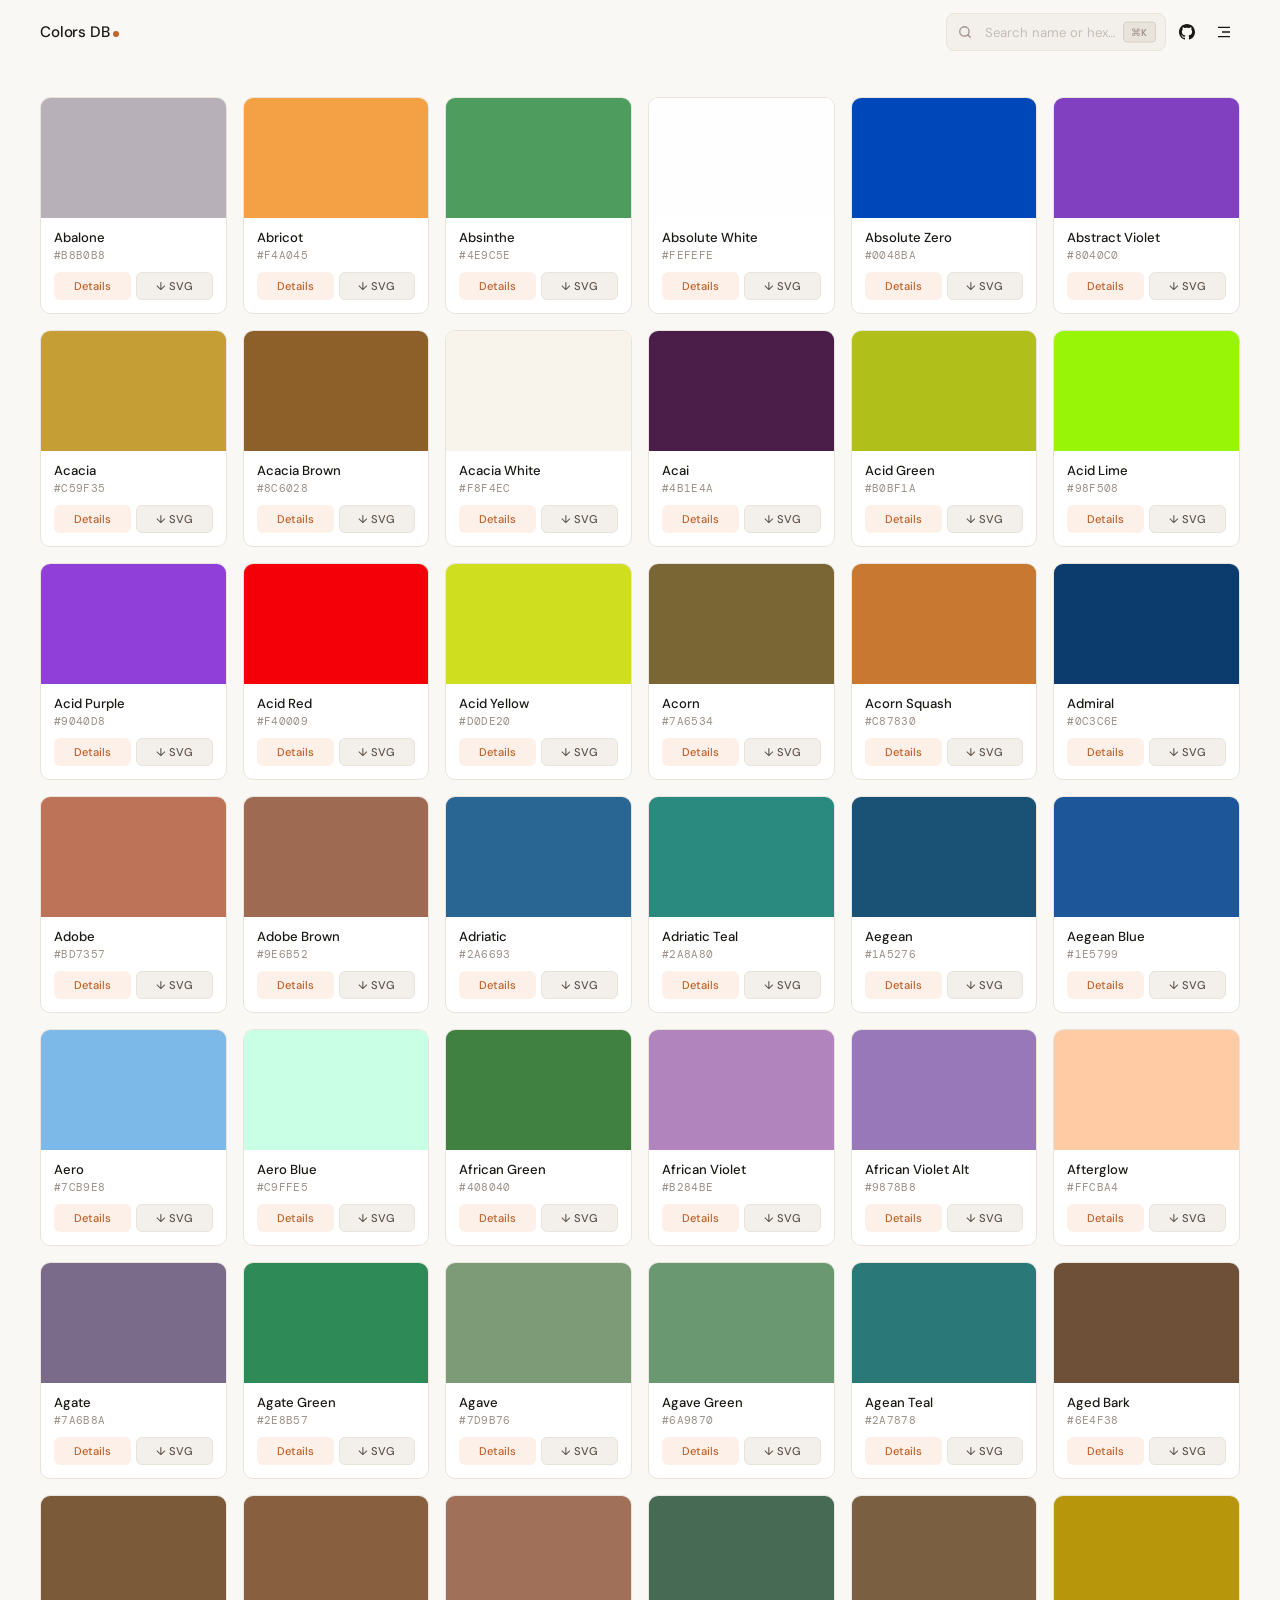
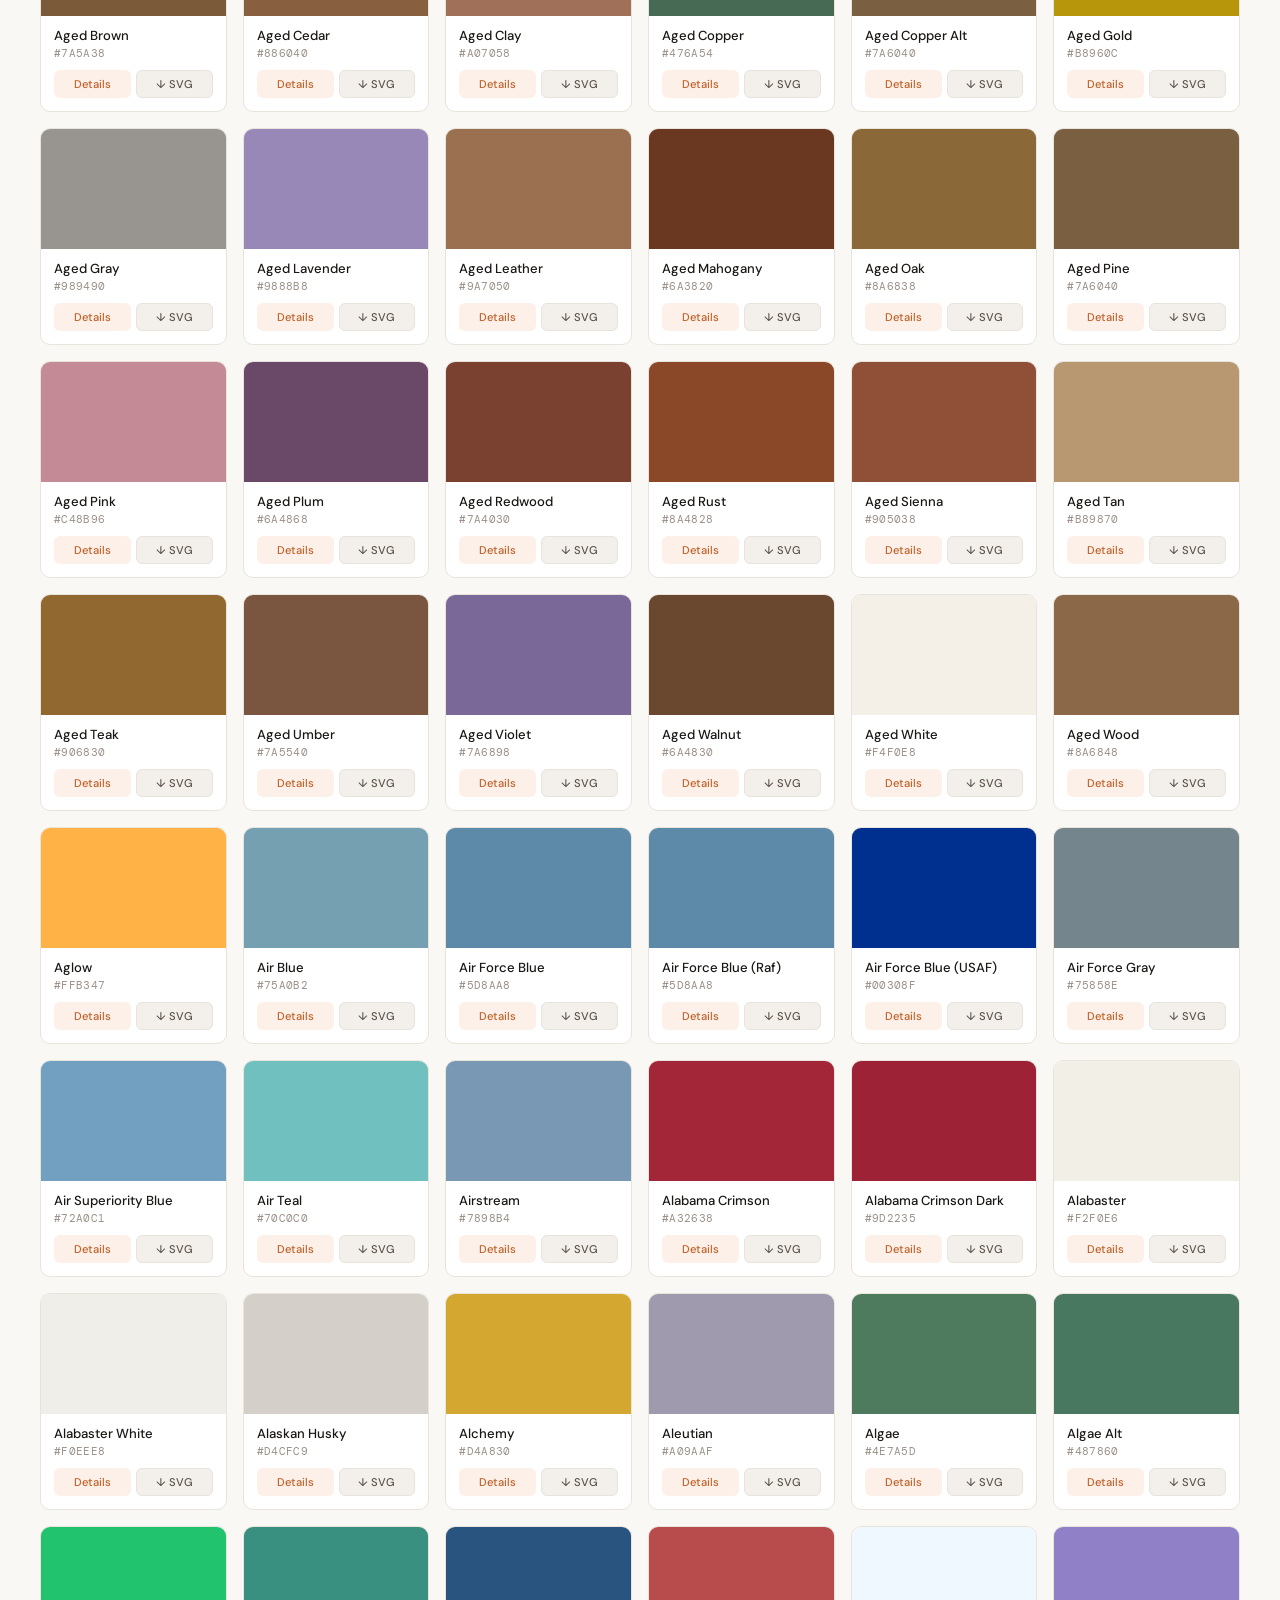
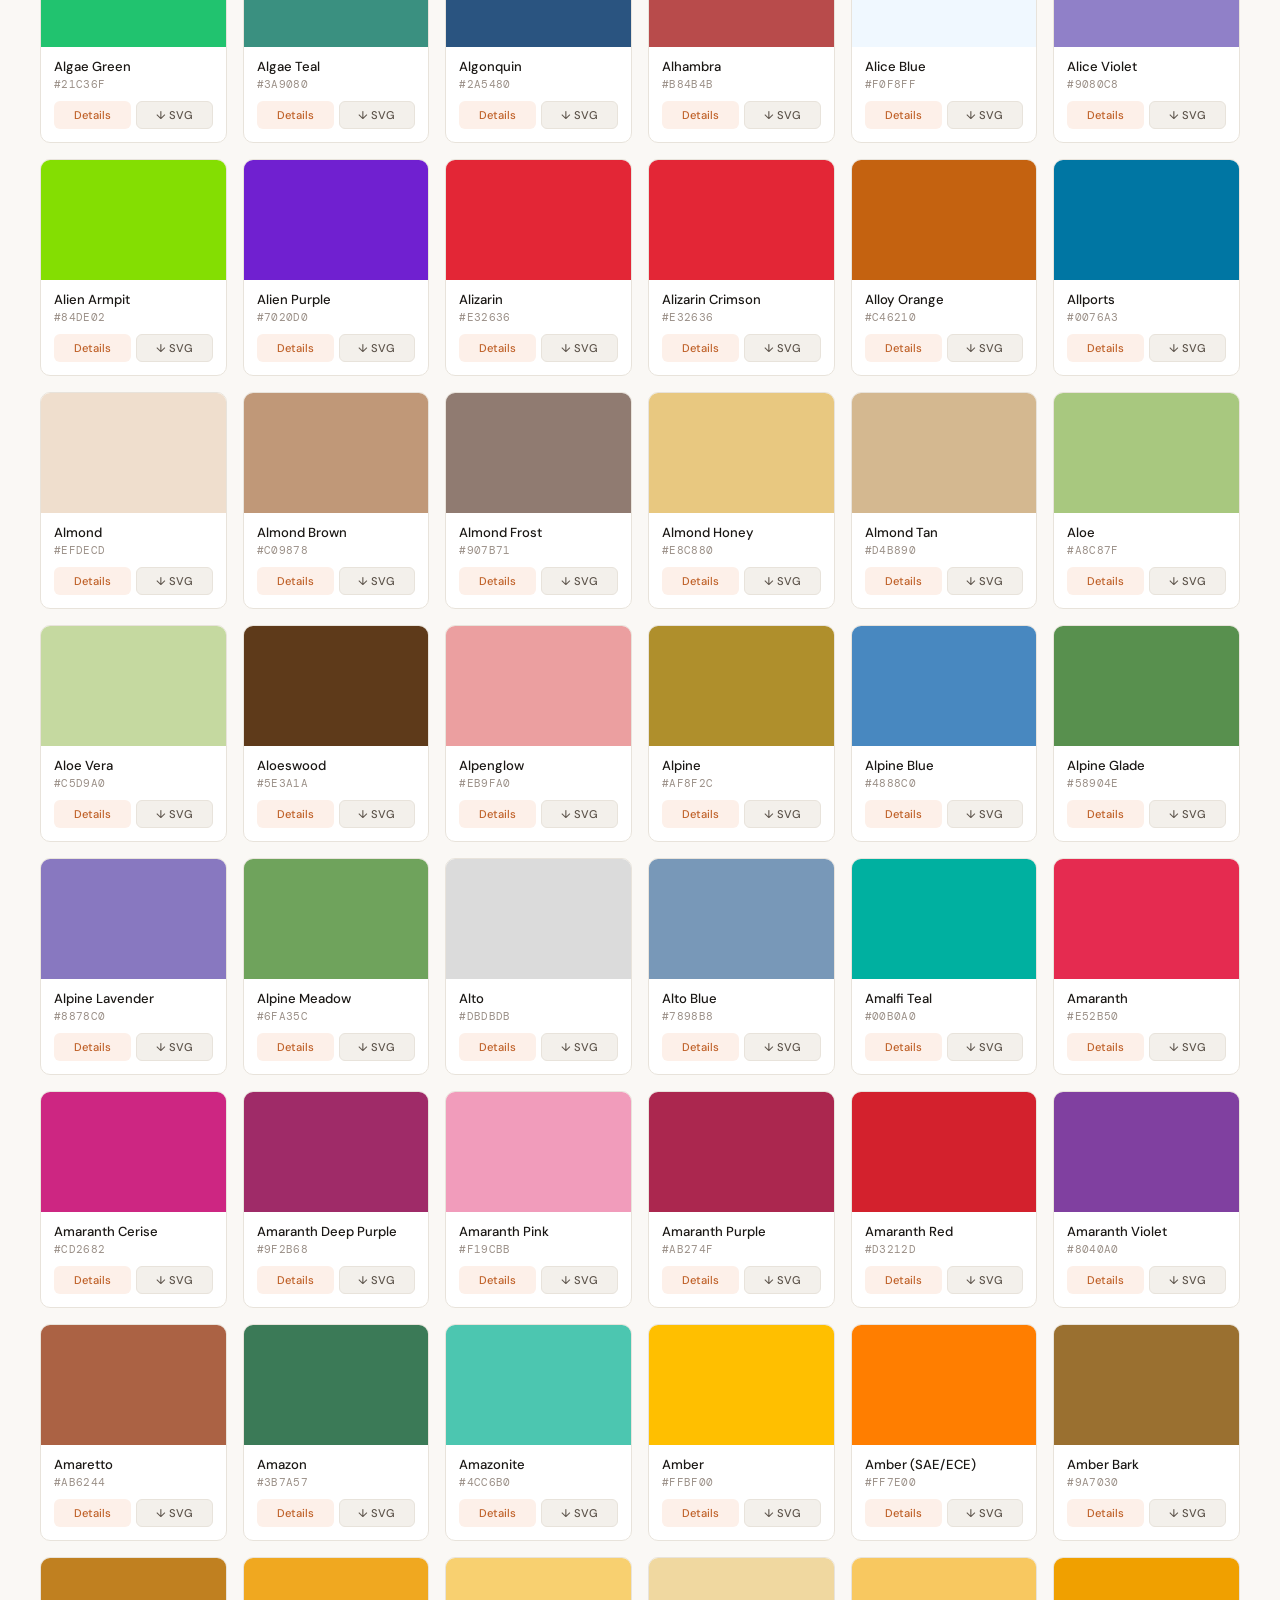
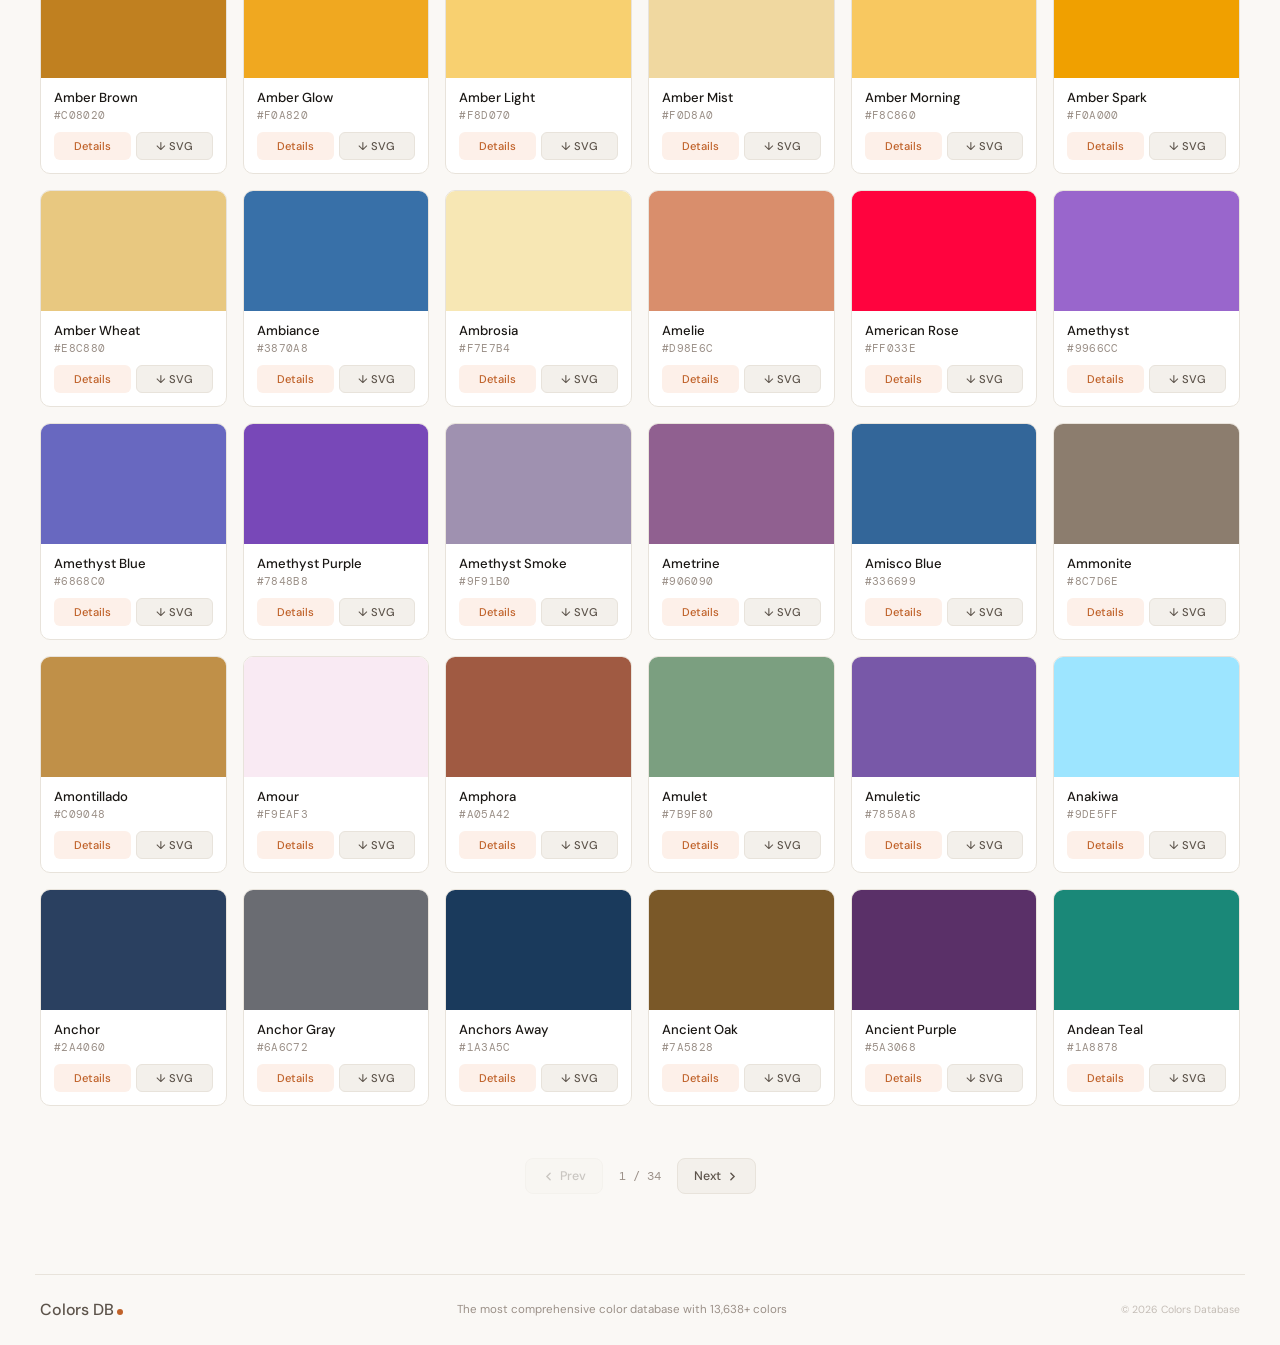
<file: index.html>
<!DOCTYPE html>
<html lang="en" data-theme="warm">

<head>
    <meta charset="UTF-8" />
    <meta name="viewport" content="width=device-width, initial-scale=1.0" />
    <meta name="description"
        content="Colors Database - Explore, search, and download 13,638+ color palettes. Find perfect colors by name, hex code, RGB values. Free color reference tool for designers and developers." />
    <meta name="keywords"
        content="color database, color palette, hex colors, RGB colors, color finder, color search, color reference, design colors, web colors" />
    <meta name="author" content="Colors Database" />
    <meta name="theme-color" content="#faf8f5" />
    <meta name="apple-mobile-web-app-capable" content="yes" />
    <meta name="apple-mobile-web-app-status-bar-style" content="default" />

    <!-- Open Graph / Facebook -->
    <meta property="og:type" content="website" />
    <meta property="og:url" content="https://colorsdatabase.vercel.app/" />
    <meta property="og:title" content="Colors Database - 13,638+ Color Palettes & Reference Tool" />
    <meta property="og:description"
        content="Explore, search, and download 13,638+ color palettes. Find perfect colors by name, hex code, RGB values. Free color reference tool for designers and developers." />
    <meta property="og:image" content="https://colorsdatabase.vercel.app/og-image.png" />
    <meta property="og:image:type" content="image/png" />
    <meta property="og:image:width" content="1200" />
    <meta property="og:image:height" content="630" />

    <!-- Twitter Card -->
    <meta name="twitter:card" content="summary_large_image" />
    <meta name="twitter:url" content="https://colorsdatabase.vercel.app/" />
    <meta name="twitter:title" content="Colors Database - Color Reference Tool" />
    <meta name="twitter:description" content="Search 13,638+ colors. Export as SVG, CSS, JSON, and more." />
    <meta name="twitter:image" content="https://colorsdatabase.vercel.app/og-image.png" />

    <!-- Additional SEO -->
    <meta name="robots" content="index, follow, max-snippet:-1, max-image-preview:large, max-video-preview:-1" />
    <meta name="revisit-after" content="7 days" />
    <meta name="language" content="English" />
    <meta name="distribution" content="global" />
    <meta name="rating" content="general" />
    <meta name="googlebot" content="index, follow, max-snippet:-1, max-image-preview:large, max-video-preview:-1" />
    <link rel="sitemap" type="application/xml" href="/sitemap.xml" />
    <link rel="alternate" hreflang="en" href="https://colorsdatabase.vercel.app" />
    <link rel="manifest" href="/manifest.json" />
    <meta name="mobile-web-app-capable" content="yes" />

    <meta name="google-site-verification" content="1VjW1WG2tqcighK2cBffin7MDlerrxSVLXXPwaYVjXc" />

    <!-- Favicons - Complete Suite -->
    <link rel="icon" type="image/x-icon" href="/favicon/favicon.ico" />
    <link rel="icon" type="image/png" sizes="96x96" href="/favicon/favicon-96x96.png" />
    <link rel="icon" type="image/svg+xml" href="/favicon/favicon.svg" />
    <link rel="apple-touch-icon" href="/favicon/apple-touch-icon.png" />
    <link rel="manifest" href="/favicon/site.webmanifest" />
    <meta name="msapplication-config" content="/favicon/browserconfig.xml" />
    <meta name="msapplication-TileColor" content="#faf8f5" />
    <meta name="theme-color" content="#c0622a" />

    <link rel="canonical" href="https://colorsdatabase.vercel.app" />
    <title>Colors Database - 13,638+ Color Palettes & Reference Tool</title>

    <!-- JSON-LD Schema Markup for Google Rich Results -->
    <script type="application/ld+json">
    {
      "@context": "https://schema.org",
      "@type": "WebApplication",
      "name": "Colors Database",
      "description": "The most comprehensive color database with 13,638+ color palettes. Search, explore, and export colors in multiple formats.",
      "url": "https://colorsdatabase.vercel.app",
      "applicationCategory": "DesignApplication",
      "offers": {
        "@type": "Offer",
        "price": "0",
        "priceCurrency": "INR"
      },
      "image": "https://colorsdatabase.vercel.app/og-image.png",
      "screenshot": "https://colorsdatabase.vercel.app/og-image.png",
      "operatingSystem": "Web"
    }
    </script>

    <!-- Organization Schema -->
    <script type="application/ld+json">
    {
      "@context": "https://schema.org",
      "@type": "Organization",
      "name": "Colors Database",
      "url": "https://colorsdatabase.vercel.app",
      "logo": "https://colorsdatabase.vercel.app/logo.svg",
      "description": "Comprehensive online color database and reference tool for designers and developers",
      "sameAs": []
    }
    </script>

    <!-- FAQPage Schema for FAQ -->
    <script type="application/ld+json">
    {
      "@context": "https://schema.org",
      "@type": "FAQPage",
      "mainEntity": [
        {
          "@type": "Question",
          "name": "How many colors are in the Colors Database?",
          "acceptedAnswer": {
            "@type": "Answer",
            "text": "Colors Database contains 13,638+ carefully curated color palettes with hex codes, RGB values, and HSL values."
          }
        },
        {
          "@type": "Question",
          "name": "Can I export colors in different formats?",
          "acceptedAnswer": {
            "@type": "Answer",
            "text": "Yes! You can export colors as HEX, RGB, HSL, CSS variables, JSON, CSV, C code, XML, and SVG formats."
          }
        },
        {
          "@type": "Question",
          "name": "Is Colors Database free to use?",
          "acceptedAnswer": {
            "@type": "Answer",
            "text": "Yes, Colors Database is completely free to use. You can search, view, and export colors without any restrictions."
          }
        },
        {
          "@type": "Question",
          "name": "Can I search colors by name or hex code?",
          "acceptedAnswer": {
            "@type": "Answer",
            "text": "Yes! Search by color name, hex code, or color ID. Results are instant with multiple sorting options."
          }
        }
      ]
    }
    </script>

    <!-- BreadcrumbList Schema -->
    <script type="application/ld+json">
    {
      "@context": "https://schema.org",
      "@type": "BreadcrumbList",
      "itemListElement": [
        {
          "@type": "ListItem",
          "position": 1,
          "name": "Home",
          "item": "https://colorsdatabase.vercel.app"
        },
        {
          "@type": "ListItem",
          "position": 2,
          "name": "Color Database",
          "item": "https://colorsdatabase.vercel.app"
        }
      ]
    }
    </script>
    <link
        href="https://fonts.googleapis.com/css2?family=DM+Sans:ital,opsz,wght@0,9..40,300;0,9..40,400;0,9..40,500;1,9..40,300&family=Lora:ital,wght@0,400;0,500;1,400&family=DM+Mono:wght@300;400&display=swap"
        rel="stylesheet" />
    <style>
        /* ── THEMES ─────────────────────────────────────────────────────── */
        [data-theme="warm"] {
            --bg: #faf8f5;
            --bg2: #f3f0eb;
            --surface: #ffffff;
            --border: #e8e3db;
            --border2: #d6cfc4;
            --text: #1a1714;
            --text2: #5c534a;
            --text3: #9b9088;
            --text4: #c4bdb6;
            --accent: #c0622a;
            --accent-bg: #fdf0e9;
            --shadow-sm: 0 1px 3px rgba(0, 0, 0, 0.06);
            --shadow-md: 0 4px 16px rgba(0, 0, 0, 0.08);
            --shadow-lg: 0 16px 48px rgba(0, 0, 0, 0.12);
            --inv-bg: #1a1714;
            --inv-text: #faf8f5;
        }

        [data-theme="grey"] {
            --bg: #111113;
            --bg2: #18181b;
            --surface: #1e1e22;
            --border: #2a2a30;
            --border2: #38383f;
            --text: #ededf0;
            --text2: #a0a0ab;
            --text3: #606068;
            --text4: #404048;
            --accent: #e0784a;
            --accent-bg: #261a13;
            --shadow-sm: 0 1px 3px rgba(0, 0, 0, 0.3);
            --shadow-md: 0 4px 16px rgba(0, 0, 0, 0.4);
            --shadow-lg: 0 16px 48px rgba(0, 0, 0, 0.6);
            --inv-bg: #ededf0;
            --inv-text: #111113;
        }

        /* ── RESET ──────────────────────────────────────────────────────── */
        *,
        *::before,
        *::after {
            box-sizing: border-box;
            margin: 0;
            padding: 0;
        }

        html {
            scroll-behavior: smooth;
            -webkit-font-smoothing: antialiased;
            -moz-osx-font-smoothing: grayscale;
        }

        body {
            font-family: 'DM Sans', sans-serif;
            background: var(--bg);
            color: var(--text);
            min-height: 100vh;
            overflow-x: hidden;
            transition: background 0.25s cubic-bezier(0.4, 0, 0.2, 1), color 0.25s cubic-bezier(0.4, 0, 0.2, 1);
        }

        /* Disable transitions during theme switch for performance */
        html.theme-switching,
        html.theme-switching * {
            transition: none !important;
        }

        body.no-scroll {
            overflow: hidden;
        }

        /* smooth scroll everywhere */
        * {
            scroll-behavior: smooth;
        }

        ::-webkit-scrollbar {
            width: 4px;
            height: 4px;
        }

        ::-webkit-scrollbar-track {
            background: transparent;
        }

        ::-webkit-scrollbar-thumb {
            background: var(--border2);
            border-radius: 99px;
        }

        /* ── HEADER ─────────────────────────────────────────────────────── */
        header {
            position: sticky;
            top: 0;
            z-index: 90;
            background: var(--bg);
            transition: background 0.25s cubic-bezier(0.4, 0, 0.2, 1), border-color 0.25s cubic-bezier(0.4, 0, 0.2, 1);
        }

        .header-inner {
            display: flex;
            align-items: center;
            gap: 4px;
            max-width: 1440px;
            margin: 0 auto;
            padding: 0 40px;
            height: 64px;
        }

        /* logo */
        .logo {
            display: flex;
            align-items: baseline;
            gap: 2px;
            text-decoration: none;
            flex-shrink: 0;
        }

        .logo-word {
            font-family: 'DM Sans', sans-serif;
            font-size: 0.95rem;
            font-weight: 500;
            color: var(--text);
            letter-spacing: -0.01em;
        }

        .logo-dot {
            width: 6px;
            height: 6px;
            border-radius: 50%;
            background: var(--accent);
            display: inline-block;
            margin: 0 1px 1px 1px;
            flex-shrink: 0;
            transition: background 0.4s;
        }

        /* search */
        .search-wrap {
            flex: 0 0 auto;
            width: 220px;
            position: relative;
        }

        .search-wrap svg {
            position: absolute;
            left: 12px;
            top: 50%;
            transform: translateY(-50%);
            color: var(--text3);
            pointer-events: none;
            transition: color 0.2s;
        }

        .search-wrap input {
            width: 100%;
            height: 38px;
            background: var(--bg2);
            border: 1px solid var(--border);
            border-radius: 8px;
            color: var(--text);
            font-family: 'DM Sans', sans-serif;
            font-size: 0.82rem;
            padding: 0 50px 0 38px;
            outline: none;
            transition: border-color 0.2s, background 0.3s, box-shadow 0.2s;
        }

        .search-wrap input::placeholder {
            color: var(--text4);
        }

        .search-wrap input:focus {
            border-color: var(--accent);
            background: var(--surface);
            box-shadow: 0 0 0 3px var(--accent-bg);
        }

        .search-kbd {
            position: absolute;
            right: 10px;
            top: 50%;
            transform: translateY(-50%);
            background: var(--border);
            color: var(--text3);
            padding: 3px 7px;
            border-radius: 4px;
            font-size: 0.65rem;
            font-family: 'DM Mono', monospace;
            font-weight: 500;
            pointer-events: none;
            border: 1px solid var(--border2);
            white-space: nowrap;
            letter-spacing: 0.05em;
        }

        /* spacer */
        .hdr-spacer {
            flex: 1;
        }

        /* stat */
        .stat-label {
            font-size: 0.75rem;
            color: var(--text3);
            white-space: nowrap;
            font-variant-numeric: tabular-nums;
        }

        /* controls */
        .hdr-controls {
            display: flex;
            align-items: center;
            gap: 6px;
        }

        .hdr-select {
            height: 34px;
            padding: 0 28px 0 10px;
            background: var(--bg2);
            border: 1px solid var(--border);
            border-radius: 7px;
            color: var(--text2);
            font-family: 'DM Sans', sans-serif;
            font-size: 0.78rem;
            outline: none;
            cursor: pointer;
            appearance: none;
            background-image: url("data:image/svg+xml,%3Csvg xmlns='http://www.w3.org/2000/svg' width='10' height='6'%3E%3Cpath d='M1 1l4 4 4-4' stroke='%23888' stroke-width='1.5' fill='none' stroke-linecap='round'/%3E%3C/svg%3E");
            background-repeat: no-repeat;
            background-position: right 9px center;
            transition: border-color 0.2s, background 0.3s;
        }

        .hdr-select:focus {
            border-color: var(--accent);
        }

        .icon-btn {
            width: 34px;
            height: 34px;
            background: var(--bg2);
            border: 1px solid var(--border);
            border-radius: 7px;
            color: var(--text3);
            cursor: pointer;
            display: flex;
            align-items: center;
            justify-content: center;
            transition: all 0.18s;
            flex-shrink: 0;
        }

        .icon-btn:hover {
            border-color: var(--border2);
            color: var(--text);
            background: var(--surface);
        }

        .icon-btn.active {
            background: var(--accent);
            border-color: var(--accent);
            color: #fff;
        }

        /* GitHub Icon */
        .github-icon {
            width: 34px;
            height: 34px;
            display: flex;
            align-items: center;
            justify-content: center;
            color: var(--text1);
            text-decoration: none;
            transition: color 0.18s;
            flex-shrink: 0;
        }

        .github-icon:hover {
            color: var(--text);
        }

        .view-group {
            display: flex;
            border: 1px solid var(--border);
            border-radius: 7px;
            overflow: hidden;
        }

        .view-group .icon-btn {
            border: none;
            border-radius: 0;
            width: 34px;
        }

        .view-group .icon-btn+.icon-btn {
            border-left: 1px solid var(--border);
        }

        /* ── SWITCH (Theme Toggle) ──────────────────────────────────────── */
        .switch {
            display: block;
            --width-of-switch: 2.8em;
            --height-of-switch: 1.6em;
            --size-of-icon: 1.1em;
            --slider-offset: 0.25em;
            position: relative;
            width: var(--width-of-switch);
            height: var(--height-of-switch);
            flex-shrink: 0;
        }

        .switch input {
            opacity: 0;
            width: 0;
            height: 0;
        }

        .slider {
            position: absolute;
            cursor: pointer;
            top: 0;
            left: 0;
            right: 0;
            bottom: 0;
            background-color: #e8e8e8;
            transition: background-color 0.25s ease;
            border-radius: 30px;
        }

        .slider:before {
            position: absolute;
            content: "";
            height: var(--size-of-icon, 1.1em);
            width: var(--size-of-icon, 1.1em);
            border-radius: 50%;
            left: var(--slider-offset, 0.25em);
            top: 50%;
            transform: translateY(-50%);
            background: #c0622a;
            transition: left 0.25s ease;

        }

        input:checked+.slider {
            background-color: #2c2c2c;
        }

        input:checked+.slider:before {
            left: calc(100% - (var(--size-of-icon, 1.1em) + var(--slider-offset, 0.25em)));
            background: #e0784a;
        }

        /* ── MAIN ────────────────────────────────────────────────────────── */
        main {
            max-width: 1440px;
            margin: 0 auto;
            padding: 32px 40px 80px;
        }

        /* ── GRID ────────────────────────────────────────────────────────── */
        #color-grid {
            display: grid;
            grid-template-columns: repeat(auto-fill, minmax(180px, 1fr));
            gap: 16px;
        }

        @keyframes up {
            from {
                opacity: 0;
                transform: translateY(10px);
            }

            to {
                opacity: 1;
                transform: translateY(0);
            }
        }

        .c-card {
            background: var(--surface);
            border: 1px solid var(--border);
            border-radius: 10px;
            overflow: hidden;
            cursor: pointer;
            animation: up 0.35s both;
            transition: border-color 0.2s, box-shadow 0.2s, transform 0.2s;
        }

        .c-card:hover {
            border-color: var(--border2);
            box-shadow: var(--shadow-md);
            transform: translateY(-2px);
        }

        .c-swatch {
            height: 120px;
            width: 100%;
            position: relative;
            overflow: hidden;
        }

        .c-swatch-fill {
            width: 100%;
            height: 100%;
            transition: transform 0.35s ease;
        }

        .c-card:hover .c-swatch-fill {
            transform: scale(1.05);
        }

        .c-copied {
            position: absolute;
            top: 8px;
            right: 8px;
            background: rgba(0, 0, 0, 0.55);
            color: #fff;
            font-size: 0.62rem;
            padding: 2px 7px;
            border-radius: 4px;
            opacity: 0;
            pointer-events: none;
            transition: opacity 0.15s;
            font-family: 'DM Mono', monospace;
        }

        .c-card.flashed .c-copied {
            opacity: 1;
        }

        .c-body {
            padding: 11px 13px 13px;
        }

        .c-name {
            font-size: 0.82rem;
            font-weight: 500;
            color: var(--text);
            white-space: nowrap;
            overflow: hidden;
            text-overflow: ellipsis;
            margin-bottom: 2px;
        }

        .c-hex {
            font-family: 'DM Mono', monospace;
            font-size: 0.68rem;
            color: var(--text3);
            letter-spacing: 0.03em;
            margin-bottom: 10px;
        }

        .c-actions {
            display: flex;
            gap: 5px;
        }

        .c-btn {
            flex: 1;
            height: 28px;
            background: var(--bg2);
            border: 1px solid var(--border);
            border-radius: 6px;
            font-family: 'DM Sans', sans-serif;
            font-size: 0.7rem;
            font-weight: 500;
            color: var(--text2);
            cursor: pointer;
            transition: all 0.18s;
        }

        .c-btn:hover {
            background: var(--accent);
            border-color: var(--accent);
            color: #fff;
        }

        .c-btn.ghost {
            background: var(--accent-bg);
            border-color: transparent;
            color: var(--accent);
        }

        .c-btn.ghost:hover {
            background: var(--accent);
            color: #fff;
        }

        /* ── LIST ────────────────────────────────────────────────────────── */
        #color-list {
            display: none;
        }

        .l-head {
            display: grid;
            grid-template-columns: 48px 1fr 120px 160px 1fr 96px;
            gap: 12px;
            padding: 0 12px 8px;
            border-bottom: 1px solid var(--border);
        }

        .l-hlabel {
            font-size: 0.65rem;
            font-weight: 500;
            color: var(--text4);
            letter-spacing: 0.08em;
            text-transform: uppercase;
        }

        .l-row {
            display: grid;
            grid-template-columns: 48px 1fr 120px 160px 1fr 96px;
            align-items: center;
            gap: 12px;
            padding: 9px 12px;
            border-radius: 8px;
            cursor: pointer;
            transition: background 0.15s;
            animation: up 0.3s both;
        }

        .l-row:hover {
            background: var(--bg2);
        }

        .l-swatch {
            width: 38px;
            height: 38px;
            border-radius: 7px;
            border: 1px solid var(--border);
            flex-shrink: 0;
        }

        .l-name {
            font-size: 0.84rem;
            font-weight: 500;
            color: var(--text);
        }

        .l-hex {
            font-family: 'DM Mono', monospace;
            font-size: 0.75rem;
            color: var(--text2);
        }

        .l-rgb {
            font-family: 'DM Mono', monospace;
            font-size: 0.7rem;
            color: var(--text3);
        }

        .l-id {
            font-family: 'DM Mono', monospace;
            font-size: 0.67rem;
            color: var(--text4);
            overflow: hidden;
            text-overflow: ellipsis;
            white-space: nowrap;
        }

        .l-dlbtn {
            height: 26px;
            padding: 0 10px;
            background: var(--bg2);
            border: 1px solid var(--border);
            border-radius: 5px;
            color: var(--text3);
            font-family: 'DM Sans', sans-serif;
            font-size: 0.68rem;
            font-weight: 500;
            cursor: pointer;
            transition: all 0.18s;
        }

        .l-dlbtn:hover {
            background: var(--accent);
            border-color: var(--accent);
            color: #fff;
        }

        /* Desktop (min-width: 961px) */
        @media (min-width: 961px) {
            .hdr-controls {
                display: flex !important;
            }

            .stat-label {
                display: block;
            }
        }


        /* ── EMPTY ───────────────────────────────────────────────────────── */
        #no-results {
            display: none;
            text-align: center;
            padding: 100px 20px;
        }

        #no-results p {
            font-family: 'Lora', serif;
            font-style: italic;
            font-size: 1.1rem;
            color: var(--text3);
        }

        /* ── PAGINATION ──────────────────────────────────────────────────── */
        #pagination {
            display: flex;
            align-items: center;
            justify-content: center;
            gap: 8px;
            padding-top: 52px;
        }

        .pg-btn {
            height: 36px;
            padding: 0 16px;
            background: var(--bg2);
            border: 1px solid var(--border);
            border-radius: 8px;
            color: var(--text2);
            font-family: 'DM Sans', sans-serif;
            font-size: 0.78rem;
            font-weight: 500;
            cursor: pointer;
            transition: all 0.18s;
            display: flex;
            align-items: center;
            gap: 5px;
        }

        .pg-btn:hover:not(:disabled) {
            background: var(--accent);
            border-color: var(--accent);
            color: #fff;
        }

        .pg-btn:disabled {
            opacity: 0.3;
            cursor: default;
        }

        .pg-info {
            font-family: 'DM Mono', monospace;
            font-size: 0.72rem;
            color: var(--text3);
            padding: 0 8px;
        }

        /* ── MODAL ───────────────────────────────────────────────────────── */
        .modal-bg {
            position: fixed;
            inset: 0;
            z-index: 200;
            background: rgba(0, 0, 0, 0.4);
            backdrop-filter: blur(8px) saturate(0.8);
            display: flex;
            align-items: center;
            justify-content: center;
            padding: 20px;
            opacity: 0;
            pointer-events: none;
            transition: opacity 0.25s;
        }

        .modal-bg.open {
            opacity: 1;
            pointer-events: all;
        }

        .modal {
            background: var(--surface);
            border: 1px solid var(--border);
            border-radius: 16px;
            width: min(540px, 100%);
            overflow: hidden;
            box-shadow: var(--shadow-lg);
            transform: translateY(12px) scale(0.98);
            transition: transform 0.28s cubic-bezier(0.22, 1, 0.36, 1);
            position: relative;
        }

        .modal-bg.open .modal {
            transform: translateY(0) scale(1);
        }

        .modal-swatch {
            height: 180px;
            width: 100%;
            display: block;
        }

        .modal-close {
            position: absolute;
            top: 12px;
            right: 12px;
            width: 30px;
            height: 30px;
            border-radius: 50%;
            background: rgba(0, 0, 0, 0.25);
            border: none;
            color: rgba(255, 255, 255, 0.85);
            font-size: 0.9rem;
            cursor: pointer;
            display: flex;
            align-items: center;
            justify-content: center;
            transition: background 0.15s;
            z-index: 2;
        }

        .modal-close:hover {
            background: rgba(0, 0, 0, 0.45);
        }

        .modal-close {
            position: absolute;
            top: 12px;
            right: 12px;
            width: 30px;
            height: 30px;
            border-radius: 50%;
            background: rgba(0, 0, 0, 0.25);
            border: none;
            color: rgba(255, 255, 255, 0.85);
            font-size: 0.9rem;
            cursor: pointer;
            display: flex;
            align-items: center;
            justify-content: center;
            transition: background 0.15s;
            z-index: 2;
        }

        .modal-close:hover {
            background: rgba(0, 0, 0, 0.45);
        }

        /* Modal Top Controls */
        .modal-controls {
            position: absolute;
            top: 12px;
            right: 12px;
            display: flex;
            align-items: center;
            gap: 8px;
            z-index: 3;
        }

        .modal-icon-btn {
            width: 30px;
            height: 30px;
            border-radius: 50%;
            background: rgba(0, 0, 0, 0.25);
            border: none;
            color: rgba(255, 255, 255, 0.85);
            cursor: pointer;
            display: flex;
            align-items: center;
            justify-content: center;
            transition: background 0.15s;
            flex-shrink: 0;
        }

        .modal-icon-btn:hover {
            background: rgba(0, 0, 0, 0.45);
        }

        .modal-icon-btn svg {
            width: 14px;
            height: 14px;
        }

        /* Download Dropdown Menu */
        .download-dropdown-wrapper {
            position: relative;
        }

        .download-menu {
            position: absolute;
            top: 100%;
            right: 0;
            display: none;
            flex-direction: column;
            background: var(--surface);
            border: 1px solid var(--border);
            border-radius: 8px;
            margin-top: 4px;
            z-index: 10;
            min-width: 140px;
            box-shadow: var(--shadow-md);
            overflow: hidden;
        }

        .download-menu.show {
            display: flex;
        }

        .download-menu-item {
            padding: 10px 14px;
            background: none;
            border: none;
            color: var(--text2);
            font-family: 'DM Sans', sans-serif;
            font-size: 0.78rem;
            font-weight: 500;
            cursor: pointer;
            text-align: left;
            transition: background 0.15s, color 0.15s;
            white-space: nowrap;
        }

        .download-menu-item:hover {
            background: var(--accent);
            color: #fff;
        }

        .download-menu-item:not(:last-child) {
            border-bottom: 1px solid var(--border);
        }

        .modal-body {
            padding: 22px 24px 26px;
        }

        .modal-name {
            font-family: 'Lora', serif;
            font-size: 1.65rem;
            font-weight: 500;
            color: var(--text);
            line-height: 1.15;
            margin-bottom: 3px;
        }

        .modal-id {
            font-family: 'DM Mono', monospace;
            font-size: 0.67rem;
            color: var(--text4);
            letter-spacing: 0.06em;
            margin-bottom: 18px;
        }

        .modal-vals {
            display: grid;
            grid-template-columns: repeat(3, 1fr);
            gap: 8px;
            margin-bottom: 18px;
        }

        .v-box {
            background: var(--bg2);
            border: 1px solid var(--border);
            border-radius: 9px;
            padding: 12px 14px;
            cursor: pointer;
            position: relative;
            transition: border-color 0.18s, box-shadow 0.18s;
        }

        .v-box:hover {
            border-color: var(--accent);
            box-shadow: 0 0 0 2px var(--accent-bg);
        }

        .v-label {
            font-size: 0.6rem;
            font-weight: 500;
            color: var(--text4);
            letter-spacing: 0.1em;
            text-transform: uppercase;
            margin-bottom: 4px;
        }

        .v-val {
            font-family: 'DM Mono', monospace;
            font-size: 0.8rem;
            color: var(--text);
            font-weight: 400;
        }

        .v-hint {
            position: absolute;
            top: 7px;
            right: 9px;
            font-size: 0.58rem;
            color: var(--accent);
            opacity: 0;
            transition: opacity 0.15s;
        }

        .v-box:hover .v-hint {
            opacity: 1;
        }

        .modal-divider {
            border: none;
            border-top: 1px solid var(--border);
            margin-bottom: 16px;
        }

        .export-label {
            font-size: 0.67rem;
            font-weight: 500;
            color: var(--text4);
            letter-spacing: 0.08em;
            text-transform: uppercase;
            margin-bottom: 9px;
        }

        .ftabs {
            display: flex;
            flex-wrap: wrap;
            gap: 4px;
            margin-bottom: 9px;
        }

        .ftab {
            height: 26px;
            padding: 0 11px;
            background: var(--bg2);
            border: 1px solid var(--border);
            border-radius: 5px;
            color: var(--text3);
            font-family: 'DM Mono', monospace;
            font-size: 0.65rem;
            cursor: pointer;
            transition: all 0.15s;
        }

        .ftab.on {
            background: var(--accent);
            border-color: var(--accent);
            color: #fff;
        }

        .ftab:not(.on):hover {
            border-color: var(--border2);
            color: var(--text);
        }

        .fcode {
            background: var(--bg);
            border: 1px solid var(--border);
            border-radius: 8px;
            padding: 12px 14px;
            font-family: 'DM Mono', monospace;
            font-size: 0.74rem;
            color: var(--text2);
            line-height: 1.65;
            white-space: pre;
            overflow-x: auto;
            cursor: pointer;
            transition: border-color 0.18s;
        }

        .fcode:hover {
            border-color: var(--border2);
        }

        /* ── TOAST ───────────────────────────────────────────────────────── */
        #toast {
            position: fixed;
            bottom: 24px;
            left: 50%;
            transform: translateX(-50%) translateY(8px);
            background: var(--inv-bg);
            color: var(--inv-text);
            font-family: 'DM Sans', sans-serif;
            font-size: 0.78rem;
            font-weight: 500;
            padding: 9px 20px;
            border-radius: 8px;
            opacity: 0;
            pointer-events: none;
            z-index: 500;
            transition: opacity 0.22s, transform 0.22s;
            white-space: nowrap;
        }

        #toast.show {
            opacity: 1;
            transform: translateX(-50%) translateY(0);
        }

        /* ── FOOTER ──────────────────────────────────────────────────────── */
        footer {
            max-width: 1440px;
            margin: 0 auto;
            padding: 22px 40px;
            display: flex;
            align-items: center;
            justify-content: space-between;
            flex-wrap: wrap;
            gap: 14px;
            transition: border-color 0.3s;
            position: relative;
        }

        footer::before {
            content: '';
            position: absolute;
            top: 0;
            left: 35px;
            right: 35px;
            height: 1px;
            background: var(--border);
        }

        .ft-brand-logo {
            text-decoration: none;
        }

        .ft-brand-logo .logo-word {
            font-size: 1.0rem;
            color: var(--text2);
        }

        .ft-brand-logo:hover .logo-word {
            color: var(--text);
        }

        .ft-links {
            display: flex;
            gap: 18px;
        }

        .ft-links a {
            font-size: 0.76rem;
            color: var(--text4);
            text-decoration: none;
            transition: color 0.18s;
        }

        .ft-links a:hover {
            color: var(--text2);
        }

        .ft-credit {
            display: flex;
            align-items: center;
            gap: 7px;
            padding: 6px 12px;
            background: var(--bg1);

            transition: border-color 0.18s;
        }

        .ft-credit:hover {
            border-color: var(--border2);
        }

        .ft-credit span {
            font-size: 0.72rem;
            color: var(--text3);
        }

        .ft-credit strong {
            color: var(--accent);
            font-weight: 500;
        }

        .ft-copy {
            font-family: 'DM Sans';
            font-size: 0.65rem;
            color: var(--text4);
        }

        /* ── HAMBURGER ───────────────────────────────────────────────────── */
        .hamburger {
            display: flex;
            flex-direction: column;
            justify-content: center;
            align-items: center;
            width: 32px;
            height: 32px;
            background: transparent;
            border: none;
            cursor: pointer;
            flex-shrink: 0;
            padding: 0;
            color: var(--text);
            transition: color 0.18s;
        }

        .hamburger:hover {
            color: var(--text);
        }

        .hamburger.open {
            color: var(--accent);
        }

        .hamburger svg {
            width: 16px;
            height: 16px;
        }

        /* ── MOBILE SLIDE-DOWN MENU ──────────────────────────────────────── */
        .mob-menu {
            overflow: hidden;
            max-height: 0;
            transition: max-height 0.32s cubic-bezier(0.4, 0, 0.2, 1),
                opacity 0.25s ease,
                border-color 0.3s;
            opacity: 0;
            border-top: 1px solid transparent;
            background: var(--bg);
            max-width: 1440px;
            margin: 0 auto;
            padding: 0 40px;
        }

        .mob-menu.open {
            max-height: 280px;
            opacity: 1;

        }

        .mob-menu-inner {
            padding: 14px 0 18px;
            display: flex;
            flex-direction: column;
            gap: 4px;
        }

        .mob-row {
            display: flex;
            align-items: center;
            justify-content: space-between;
            padding: 10px 0;
            border-bottom: 1px solid var(--border);
        }

        .mob-row:last-of-type {
            border-bottom: none;
        }

        .mob-label {
            font-size: 0.82rem;
            font-weight: 500;
            color: var(--text2);
        }

        .mob-select {
            height: 32px;
            font-size: 0.78rem;
        }

        .mob-theme-label {
            font-size: 0.76rem;
            color: var(--text3);
            margin-left: 8px;
            flex: 1;
            display: none;
        }

        .mob-stat {
            font-size: 0.73rem;
            color: var(--text4);
            padding-top: 8px;
            font-variant-numeric: tabular-nums;
            text-align: center;
        }

        /* Hide controls and stat on desktop, show only search and hamburger */
        .hdr-controls {
            display: none !important;
        }

        .stat-label {
            display: none;
        }

        /* ── RESPONSIVE ──────────────────────────────────────────────────── */
        @media (max-width: 960px) {

            .header-inner,
            main,
            footer {
                padding-left: 24px;
                padding-right: 24px;
            }

            .l-head,
            .l-row {
                grid-template-columns: 38px 1fr 110px;
            }

            .l-rgb,
            .l-id,
            .l-dlbtn,
            .l-hlabel:nth-child(n+4) {
                display: none;
            }
        }



        @media (max-width: 640px) {

            /* 2-row mobile header */
            .header-inner {
                display: grid;
                grid-template-areas:
                    "logo  logo  github  ham"
                    "srch  srch  srch  srch";
                grid-template-columns: auto 1fr auto auto;
                grid-template-columns: auto 1fr auto;
                grid-template-rows: 52px auto;
                align-items: center;
                height: auto;
                padding: 0 16px 12px;
                gap: 0;
            }

            .logo {
                grid-area: logo;
                align-self: center;
            }

            .hamburger {
                grid-area: ham;
                align-self: center;
                display: flex;
            }

            .search-wrap {
                grid-area: srch;
                width: 100%;
                max-width: none;
            }

            .search-wrap input {
                height: 40px;
                border-radius: 10px;
            }

            .search-kbd {
                display: none;
            }

            /* hide everything else */
            .hdr-controls {
                display: none !important;
            }

            .hdr-spacer {
                display: none;
            }

            .stat-label {
                display: none;
            }

            /* show mobile menu block */
            .mob-menu {
                display: block;
            }

            main {
                padding: 20px 16px 60px;
            }

            footer {
                padding: 18px 16px;
                flex-direction: column;
                align-items: center;
                text-align: center;
            }

            #color-grid {
                grid-template-columns: repeat(auto-fill, minmax(148px, 1fr));
                gap: 12px;
            }

            .modal-vals {
                grid-template-columns: 1fr 1fr;
            }

            .modal-body {
                padding: 18px 18px 22px;
            }

            .modal-name {
                font-size: 1.4rem;
            }

            .l-head,
            .l-row {
                grid-template-columns: 36px 1fr 100px;
            }

            .ft-links {
                display: none;
            }

            .ft-brand-logo {
                margin-bottom: 8px;
            }
        }
    </style>
</head>

<body>

    <!-- ── HEADER ─────────────────────────────────────────────────────────── -->
    <header>
        <div class="header-inner">
            <a class="logo" href="#">
                <span class="logo-word">Colors DB</span><span class="logo-dot" id="logo-dot"></span>
            </a>

            <div class="hdr-spacer"></div>
            <span class="stat-label" id="stat"></span>

            <div class="search-wrap">
                <svg width="14" height="14" viewBox="0 0 24 24" fill="none" stroke="currentColor" stroke-width="2.2"
                    stroke-linecap="round">
                    <circle cx="11" cy="11" r="8" />
                    <path d="m21 21-4.35-4.35" />
                </svg>
                <input id="search" type="text" placeholder="Search name or hex…" autocomplete="off"
                    title="Press Cmd+K to focus search (or Ctrl+K on Windows/Linux)" />
                <kbd class="search-kbd">⌘K</kbd>
            </div>

            <!-- GitHub Icon -->
            <a href="https://github.com/devchauhann/colors-database" target="_blank" rel="noopener noreferrer"
                class="github-icon" title="GitHub" aria-label="GitHub">
                <svg width="16" height="16" viewBox="0 0 24 24" fill="currentColor">
                    <path
                        d="M12 0c-6.626 0-12 5.373-12 12 0 5.302 3.438 9.8 8.207 11.387.599.111.793-.261.793-.577v-2.234c-3.338.726-4.033-1.416-4.033-1.416-.546-1.387-1.333-1.756-1.333-1.756-1.089-.745.083-.729.083-.729 1.205.084 1.839 1.237 1.839 1.237 1.07 1.834 2.807 1.304 3.492.997.107-.775.418-1.305.762-1.604-2.665-.305-5.467-1.334-5.467-5.931 0-1.311.469-2.381 1.236-3.221-.124-.303-.535-1.524.117-3.176 0 0 1.008-.322 3.301 1.23.957-.266 1.983-.399 3.003-.404 1.02.005 2.047.138 3.006.404 2.291-1.552 3.297-1.23 3.297-1.23.653 1.653.242 2.874.118 3.176.77.84 1.235 1.911 1.235 3.221 0 4.609-2.807 5.624-5.479 5.921.43.372.823 1.102.823 2.222v 3.293c0 .319.192.694.801.576 4.765-1.589 8.199-6.086 8.199-11.386 0-6.627-5.373-12-12-12z" />
                </svg>
            </a>

            <!-- Desktop controls (hidden on mobile) -->
            <div class="hdr-controls" id="hdr-controls">
                <select class="hdr-select" id="sort">
                    <option value="name">Name</option>
                    <option value="hue">Hue</option>
                    <option value="brightness">Brightness</option>
                    <option value="saturation">Saturation</option>
                </select>

                <div class="view-group">
                    <button class="icon-btn active" id="btn-grid" title="Grid">
                        <svg width="13" height="13" viewBox="0 0 14 14" fill="currentColor">
                            <rect x="0" y="0" width="6" height="6" rx="1.2" />
                            <rect x="8" y="0" width="6" height="6" rx="1.2" />
                            <rect x="0" y="8" width="6" height="6" rx="1.2" />
                            <rect x="8" y="8" width="6" height="6" rx="1.2" />
                        </svg>
                    </button>
                    <button class="icon-btn" id="btn-list" title="List">
                        <svg width="13" height="13" viewBox="0 0 14 14" fill="none" stroke="currentColor"
                            stroke-width="1.8" stroke-linecap="round">
                            <line x1="4" y1="3" x2="14" y2="3" />
                            <line x1="4" y1="7" x2="14" y2="7" />
                            <line x1="4" y1="11" x2="14" y2="11" />
                            <circle cx="1.5" cy="3" r="1" fill="currentColor" stroke="none" />
                            <circle cx="1.5" cy="7" r="1" fill="currentColor" stroke="none" />
                            <circle cx="1.5" cy="11" r="1" fill="currentColor" stroke="none" />
                        </svg>
                    </button>
                </div>

                <label class="switch" id="theme-btn">
                    <input type="checkbox">
                    <span class="slider"></span>
                </label>
            </div>

            <!-- Hamburger (mobile only) -->
            <button class="hamburger" id="hamburger" aria-label="Menu" aria-expanded="false">
                <svg viewBox="0 0 16 16" fill="currentColor" xmlns="http://www.w3.org/2000/svg" width="18" height="18">
                    <path
                        d="M2 2.6666666666666665h12v1.3333333333333333H2V2.6666666666666665Zm4 4.666666666666666h8v1.3333333333333333H6v-1.3333333333333333Zm-4 4.666666666666666h12v1.3333333333333333H2v-1.3333333333333333Z"
                        stroke-width="0.6667"></path>
                </svg>
            </button>
        </div>

        <!-- Mobile slide-down menu -->
        <div class="mob-menu" id="mob-menu" aria-hidden="true">
            <div class="mob-menu-inner">

                <div class="mob-row">
                    <span class="mob-label">Sort by</span>
                    <select class="hdr-select mob-select" id="sort-mob">
                        <option value="name">Name</option>
                        <option value="hue">Hue</option>
                        <option value="brightness">Brightness</option>
                        <option value="saturation">Saturation</option>
                    </select>
                </div>

                <div class="mob-row">
                    <span class="mob-label">View</span>
                    <div class="view-group">
                        <button class="icon-btn active" id="btn-grid-mob" title="Grid">
                            <svg width="13" height="13" viewBox="0 0 14 14" fill="currentColor">
                                <rect x="0" y="0" width="6" height="6" rx="1.2" />
                                <rect x="8" y="0" width="6" height="6" rx="1.2" />
                                <rect x="0" y="8" width="6" height="6" rx="1.2" />
                                <rect x="8" y="8" width="6" height="6" rx="1.2" />
                            </svg>
                        </button>
                        <button class="icon-btn" id="btn-list-mob" title="List">
                            <svg width="13" height="13" viewBox="0 0 14 14" fill="none" stroke="currentColor"
                                stroke-width="1.8" stroke-linecap="round">
                                <line x1="4" y1="3" x2="14" y2="3" />
                                <line x1="4" y1="7" x2="14" y2="7" />
                                <line x1="4" y1="11" x2="14" y2="11" />
                                <circle cx="1.5" cy="3" r="1" fill="currentColor" stroke="none" />
                                <circle cx="1.5" cy="7" r="1" fill="currentColor" stroke="none" />
                                <circle cx="1.5" cy="11" r="1" fill="currentColor" stroke="none" />
                            </svg>
                        </button>
                    </div>
                </div>

                <div class="mob-row">
                    <span class="mob-label">Theme</span>
                    <label class="switch" id="theme-btn-mob" style="margin-left: auto;">
                        <input type="checkbox">
                        <span class="slider"></span>
                    </label>
                </div>

                <div class="mob-stat" id="mob-stat"></div>

            </div>
        </div>
    </header>

    <!-- ── MAIN ───────────────────────────────────────────────────────────── -->
    <main>
        <div id="color-grid"></div>
        <div id="color-list"></div>
        <div id="no-results">
            <p>No colors match your search.</p>
        </div>
        <div id="pagination">
            <button class="pg-btn" id="prev-btn" onclick="prevPage()">
                <svg width="13" height="13" viewBox="0 0 24 24" fill="none" stroke="currentColor" stroke-width="2.5"
                    stroke-linecap="round">
                    <polyline points="15 18 9 12 15 6" />
                </svg>
                Prev
            </button>
            <span class="pg-info" id="page-info"></span>
            <button class="pg-btn" id="next-btn" onclick="nextPage()">
                Next
                <svg width="13" height="13" viewBox="0 0 24 24" fill="none" stroke="currentColor" stroke-width="2.5"
                    stroke-linecap="round">
                    <polyline points="9 18 15 12 9 6" />
                </svg>
            </button>
        </div>
    </main>

    <!-- ── FOOTER ─────────────────────────────────────────────────────────── -->
    <footer>
        <a class="logo ft-brand-logo" href="#">
            <span class="logo-word">Colors DB</span><span class="logo-dot"></span>
        </a>
        <div class="ft-credit">
            <span>The most comprehensive color database with 13,638+ colors</span>
        </div>
        <span class="ft-copy">© 2026 Colors Database</span>
    </footer>

    <!-- ── MODAL ──────────────────────────────────────────────────────────── -->
    <div class="modal-bg" id="modal-bg">
        <div class="modal" id="modal">
            <div class="modal-swatch" id="modal-swatch"></div>

            <!-- Modal Top Controls -->
            <div class="modal-controls">
                <button class="modal-icon-btn" id="share-btn" title="Share" onclick="shareColor()">
                    <svg viewBox="0 0 24 24" fill="none" xmlns="http://www.w3.org/2000/svg">
                        <path
                            d="m13.9549 5.18341 4.9779 4.42474c0.9306 0.82715 1.3958 1.24075 1.5673 1.72915 0.1506 0.4289 0.1506 0.8962 0 1.3251 -0.1715 0.4884 -0.6367 0.902 -1.5673 1.7292l-4.9779 4.4247c-0.4223 0.3754 -0.6334 0.5631 -0.8127 0.5698 -0.1558 0.0058 -0.3055 -0.0614 -0.4046 -0.1817 -0.1141 -0.1385 -0.1141 -0.421 -0.1141 -0.986v-2.79c-2.4281 0 -4.99269 0.7799 -6.86531 2.1642 -0.97489 0.7207 -1.46236 1.0811 -1.64802 1.0669 -0.18098 -0.0139 -0.29583 -0.0845 -0.38973 -0.2399 -0.09633 -0.1593 -0.01125 -0.6572 0.15892 -1.653 1.10498 -6.4662 5.55495 -8.19531 8.74414 -8.19531V5.78134c0 -0.56502 0 -0.84753 0.1141 -0.98603 0.0991 -0.12033 0.2488 -0.18751 0.4046 -0.18168 0.1793 0.00671 0.3904 0.1944 0.8127 0.56978Z"
                            fill="currentColor"></path>
                    </svg>
                </button>
                <div class="download-dropdown-wrapper">
                    <button class="modal-icon-btn" id="download-btn" title="Download" onclick="toggleDownloadMenu()">
                        <svg xmlns="http://www.w3.org/2000/svg" viewBox="0 0 24 24">
                            <path
                                d="M22.67 16.94a1.22 1.22 0 0 0 -1.22 1.21V20a1.57 1.57 0 0 1 -1.57 1.57H4.12A1.57 1.57 0 0 1 2.55 20v-1.85a1.22 1.22 0 0 0 -2.43 0V20a4 4 0 0 0 4 4h15.76a4 4 0 0 0 4 -4v-1.85a1.21 1.21 0 0 0 -1.21 -1.21Z"
                                fill="currentColor"></path>
                            <path
                                d="M12 0a1.94 1.94 0 0 0 -1.94 1.94V11a0.25 0.25 0 0 1 -0.25 0.25H7.15a1 1 0 0 0 -0.73 1.6l4.85 5.58a1 1 0 0 0 1.46 0l4.85 -5.58a1 1 0 0 0 -0.73 -1.6h-2.66a0.25 0.25 0 0 1 -0.25 -0.25V1.94A1.94 1.94 0 0 0 12 0Z"
                                fill="currentColor"></path>
                        </svg>
                    </button>
                    <div class="download-menu" id="download-menu">
                        <button class="download-menu-item" onclick="downloadAsFormat('txt')"> TXT</button>
                        <button class="download-menu-item" onclick="downloadAsFormat('png')"> PNG</button>
                        <button class="download-menu-item" onclick="downloadAsFormat('svg')"> SVG</button>
                        <button class="download-menu-item" onclick="downloadAsFormat('json')"> JSON</button>
                        <button class="download-menu-item" onclick="downloadAsFormat('csv')"> CSV</button>
                    </div>
                </div>
                <button class="modal-icon-btn" onclick="closeModal()">✕</button>
            </div>

            <div class="modal-body">
                <div class="modal-name" id="modal-name"></div>
                <div class="modal-id" id="modal-cid"></div>
                <div class="modal-vals">
                    <div class="v-box" onclick="copyVal('hex')">
                        <div class="v-label">HEX</div>
                        <div class="v-val" id="m-hex"></div>
                        <span class="v-hint">copy</span>
                    </div>
                    <div class="v-box" onclick="copyVal('rgb')">
                        <div class="v-label">RGB</div>
                        <div class="v-val" id="m-rgb"></div>
                        <span class="v-hint">copy</span>
                    </div>
                    <div class="v-box" onclick="copyVal('hsl')">
                        <div class="v-label">HSL</div>
                        <div class="v-val" id="m-hsl"></div>
                        <span class="v-hint">copy</span>
                    </div>
                </div>
                <hr class="modal-divider" />
                <div class="export-label">Export as</div>
                <div class="ftabs" id="ftabs"></div>
                <div class="fcode" id="fcode" onclick="copyFmt()"></div>
            </div>
        </div>
    </div>

    <div id="toast"></div>

    <script>
        /* ── DATA ─────────────────────────────────────────────────────────── */
        let COLORS = [];
        let ALL_COLORS = [];
        let DATA_LOADED = false;

        function loadColors() {
            return fetch('data.json?v=' + Date.now())
                .then(r => { if (!r.ok) throw new Error(r.status); return r.json(); })
                .then(d => {
                    ALL_COLORS = d;
                    DATA_LOADED = true;
                    COLORS = d;
                    render();
                })
                .catch(e => { document.getElementById('stat').textContent = 'Error: ' + e.message; });
        }

        /* ── STATE ────────────────────────────────────────────────────────── */
        let view = 'grid', q = '', sortBy = 'name';
        let active = null, fmt = 'hex', page = 1;
        const PER = 150;

        /* ── THEME ────────────────────────────────────────────────────────── */
        let theme = localStorage.getItem('ch-theme') || 'warm';

        function applyTheme() {
            document.documentElement.setAttribute('data-theme', theme);
            const input = document.getElementById('theme-btn').querySelector('input');
            if (input) input.checked = theme === 'grey';
            const mobInput = document.getElementById('theme-btn-mob').querySelector('input');
            if (mobInput) mobInput.checked = theme === 'grey';
            updateMobThemeLabel();
        }

        applyTheme();

        document.getElementById('theme-btn').querySelector('input').addEventListener('change', () => {
            // Disable all transitions temporarily during theme change
            document.documentElement.classList.add('theme-switching');
            theme = theme === 'warm' ? 'grey' : 'warm';
            localStorage.setItem('ch-theme', theme);
            applyTheme();
            // Re-enable transitions after theme change completes
            requestAnimationFrame(() => {
                document.documentElement.classList.remove('theme-switching');
            });
        });

        /* ── UTILS ────────────────────────────────────────────────────────── */
        function hsl(hex) {
            let r = parseInt(hex.slice(1, 3), 16) / 255, g = parseInt(hex.slice(3, 5), 16) / 255, b = parseInt(hex.slice(5, 7), 16) / 255;
            const mx = Math.max(r, g, b), mn = Math.min(r, g, b);
            let h, s, l = (mx + mn) / 2;
            if (mx === mn) { h = s = 0; } else {
                const d = mx - mn; s = l > 0.5 ? d / (2 - mx - mn) : d / (mx + mn);
                if (mx === r) h = ((g - b) / d + (g < b ? 6 : 0)) / 6;
                else if (mx === g) h = ((b - r) / d + 2) / 6;
                else h = ((r - g) / d + 4) / 6;
            }
            return [Math.round(h * 360), Math.round(s * 100), Math.round(l * 100)];
        }

        function luma(rgb) { return (rgb[0] * 299 + rgb[1] * 587 + rgb[2] * 114) / 1000; }

        function toast(msg) {
            const t = document.getElementById('toast');
            t.textContent = msg; t.classList.add('show');
            clearTimeout(t._t); t._t = setTimeout(() => t.classList.remove('show'), 1700);
        }

        async function copy(text) {
            try { await navigator.clipboard.writeText(text); } catch (e) { }
            toast('Copied ' + text);
        }

        /* ── SORT / FILTER ────────────────────────────────────────────────── */
        function sorted(arr) {
            return [...arr].sort((a, b) => {
                if (sortBy === 'name') return a.name.localeCompare(b.name);
                if (sortBy === 'hue') return hsl(a.hex)[0] - hsl(b.hex)[0];
                if (sortBy === 'brightness') return luma(a.rgb) - luma(b.rgb);
                if (sortBy === 'saturation') return hsl(a.hex)[1] - hsl(b.hex)[1];
            });
        }

        function filtered() {
            const s = q.toLowerCase().trim();
            if (!s) return sorted(COLORS);
            return sorted(COLORS.filter(c => c.name.toLowerCase().includes(s) || c.hex.toLowerCase().includes(s) || c.id.toLowerCase().includes(s)));
        }

        function paged() { const f = filtered(), s = (page - 1) * PER; return f.slice(s, s + PER); }
        function pages() { return Math.ceil(filtered().length / PER); }

        function syncPagination() {
            const total = pages(), f = filtered();
            const pg = document.getElementById('pagination');
            if (!f.length) { pg.style.display = 'none'; return; }
            pg.style.display = 'flex';
            document.getElementById('page-info').textContent = page + ' / ' + total;
            document.getElementById('prev-btn').disabled = page === 1;
            document.getElementById('next-btn').disabled = page === total;
            const p = new URLSearchParams(window.location.search);
            if (page > 1) { p.set('page', page); history.replaceState({}, '', location.pathname + '?' + p); }
            else history.replaceState({}, '', location.pathname);
        }

        function nextPage() { if (page < pages()) { page++; render(); scrollUp(); } }
        function prevPage() { if (page > 1) { page--; render(); scrollUp(); } }
        function scrollUp() { window.scrollTo({ top: 0, behavior: 'smooth' }); }

        /* ── RENDER ───────────────────────────────────────────────────────── */
        function render() {
            const f = filtered(), list = paged();
            document.getElementById('stat').textContent = f.length + ' colors';
            syncMobStat(f.length + ' colors found');
            document.getElementById('no-results').style.display = f.length ? 'none' : 'block';

            const grid = document.getElementById('color-grid');
            const listEl = document.getElementById('color-list');

            if (view === 'grid') {
                grid.style.display = 'grid'; listEl.style.display = 'none';
                grid.innerHTML = list.map((c, i) => `
        <div class="c-card" style="animation-delay:${Math.min(i * .012, .45)}s" onclick="openModal('${c.id}')">
          <div class="c-swatch">
            <div class="c-swatch-fill" style="background:${c.hex}"></div>
            <div class="c-copied">Copied!</div>
          </div>
          <div class="c-body">
            <div class="c-name">${c.name}</div>
            <div class="c-hex">${c.hex.toUpperCase()}</div>
            <div class="c-actions">
              <button class="c-btn ghost" onclick="event.stopPropagation();openModal('${c.id}')">Details</button>
              <button class="c-btn" onclick="event.stopPropagation();dlColor('${c.hex}','${c.name}')">↓ SVG</button>
            </div>
          </div>
        </div>`).join('');
            } else {
                grid.style.display = 'none'; listEl.style.display = 'block';
                listEl.innerHTML =
                    `<div class="l-head">
          <div></div>
          <div class="l-hlabel">Name</div>
          <div class="l-hlabel">HEX</div>
          <div class="l-hlabel">RGB</div>
          <div class="l-hlabel">ID</div>
          <div class="l-hlabel">Save</div>
        </div>` +
                    list.map((c, i) => `
        <div class="l-row" style="animation-delay:${Math.min(i * .008, .35)}s" onclick="openModal('${c.id}')">
          <div class="l-swatch" style="background:${c.hex}"></div>
          <div class="l-name">${c.name}</div>
          <div class="l-hex">${c.hex.toUpperCase()}</div>
          <div class="l-rgb">rgb(${c.rgb.join(', ')})</div>
          <div class="l-id">${c.id}</div>
          <button class="l-dlbtn" onclick="event.stopPropagation();dlColor('${c.hex}','${c.name}')">↓ SVG</button>
        </div>`).join('');
            }
            syncPagination();
        }

        /* ── MODAL ────────────────────────────────────────────────────────── */
        const FMTS = {
            hex: c => c.hex.toUpperCase(),
            rgb: c => `rgb(${c.rgb.join(', ')})`,
            hsl: c => { if (c.hsl) { const m = c.hsl.match(/hsl\((\d+),\s*(\d+)%,\s*(\d+)%\)/); return m ? `hsl(${m[1]}, ${m[2]}%, ${m[3]}%)` : c.hsl; } const h = hsl(c.hex); return `hsl(${h[0]}, ${h[1]}%, ${h[2]}%)`; },
            css: c => `--color-${c.id.replace(/_/g, '-')}: ${c.hex};`,
            json: c => `{\n  "name": "${c.name}",\n  "hex": "${c.hex}",\n  "rgb": [${c.rgb.join(', ')}]\n}`,
            csv: c => `${c.id},"${c.name}",${c.hex},${c.rgb.join(',')}`,
            c: c => `#define COLOR_${c.id.toUpperCase()} 0x${c.hex.slice(1).toUpperCase()}UL`,
            xml: c => `<color id="${c.id}" hex="${c.hex}" r="${c.rgb[0]}" g="${c.rgb[1]}" b="${c.rgb[2]}">${c.name}</color>`,
        };

        function updateColorSEO(c) {
            // Update page title
            document.title = `${c.name} - ${c.hex.toUpperCase()} | Colors Database`;

            // Update meta description
            let metaDesc = document.querySelector('meta[name="description"]');
            if (!metaDesc) {
                metaDesc = document.createElement('meta');
                metaDesc.name = 'description';
                document.head.appendChild(metaDesc);
            }
            metaDesc.content = `Explore ${c.name} (${c.hex}) color. RGB: rgb(${c.rgb.join(', ')}). HSL values, hex code, and export options available on Colors Database.`;

            // Update Open Graph meta tags
            const ogTitle = document.querySelector('meta[property="og:title"]') || createMetaTag('og:title');
            ogTitle.content = `${c.name} - ${c.hex.toUpperCase()} | Colors Database`;

            const ogDesc = document.querySelector('meta[property="og:description"]') || createMetaTag('og:description');
            ogDesc.content = `${c.name} color details. Hex: ${c.hex}, RGB: rgb(${c.rgb.join(', ')}). Download as SVG, PNG, JSON, or export in your preferred format.`;

            const ogUrl = document.querySelector('meta[property="og:url"]') || createMetaTag('og:url');
            ogUrl.content = `${window.location.origin}${window.location.pathname}?color=${c.id.replace(/_/g, '-')}`;

            // Update Twitter Card meta tags
            const twitterTitle = document.querySelector('meta[name="twitter:title"]') || createMetaTag('twitter:title');
            twitterTitle.content = `${c.name} - ${c.hex.toUpperCase()}`;

            const twitterDesc = document.querySelector('meta[name="twitter:description"]') || createMetaTag('twitter:description');
            twitterDesc.content = `View ${c.name} color: ${c.hex} | RGB: rgb(${c.rgb.join(', ')}) | Export as SVG, PNG, JSON & more`;

            // Update canonical URL
            let canonical = document.querySelector('link[rel="canonical"]');
            if (!canonical) {
                canonical = document.createElement('link');
                canonical.rel = 'canonical';
                document.head.appendChild(canonical);
            }
            canonical.href = `${window.location.origin}${window.location.pathname}?color=${c.id.replace(/_/g, '-')}`;

            // Add/Update JSON-LD Schema for Color
            updateColorSchema(c);
        }

        function createMetaTag(name) {
            const tag = document.createElement('meta');
            if (name.includes(':')) {
                tag.setAttribute('property', name);
            } else {
                tag.setAttribute('name', name);
            }
            document.head.appendChild(tag);
            return tag;
        }

        function updateColorSchema(c) {
            // Remove old color schema if exists
            let oldSchema = document.getElementById('color-schema');
            if (oldSchema) oldSchema.remove();

            const h = hsl(c.hex);
            const colorSchema = {
                "@context": "https://schema.org",
                "@type": "Thing",
                "name": c.name,
                "description": `${c.name} is a color with hex code ${c.hex}, RGB values ${c.rgb.join(', ')}, and HSL values ${h[0]}°, ${h[1]}%, ${h[2]}%.`,
                "image": `data:image/svg+xml,%3Csvg xmlns='http://www.w3.org/2000/svg' width='200' height='200'%3E%3Crect width='200' height='200' fill='${encodeURIComponent(c.hex)}'/%3E%3C/svg%3E`,
                "sameAs": `https://colorsdatabase.vercel.app?color=${c.id.replace(/_/g, '-')}`,
                "url": `https://colorsdatabase.vercel.app?color=${c.id.replace(/_/g, '-')}`,
                "identifier": {
                    "@type": "PropertyValue",
                    "name": "Hex Code",
                    "value": c.hex.toUpperCase()
                },
                "color": c.hex,
                "isPartOf": {
                    "@type": "WebSite",
                    "name": "Colors Database",
                    "url": "https://colorsdatabase.vercel.app"
                }
            };

            const script = document.createElement('script');
            script.type = 'application/ld+json';
            script.id = 'color-schema';
            script.textContent = JSON.stringify(colorSchema);
            document.head.appendChild(script);

            // Add BreadcrumbList schema for navigation
            updateBreadcrumbSchema(c);
        }

        function updateBreadcrumbSchema(c) {
            let oldBreadcrumb = document.getElementById('breadcrumb-schema');
            if (oldBreadcrumb) oldBreadcrumb.remove();

            const breadcrumbSchema = {
                "@context": "https://schema.org",
                "@type": "BreadcrumbList",
                "itemListElement": [
                    {
                        "@type": "ListItem",
                        "position": 1,
                        "name": "Home",
                        "item": "https://colorsdatabase.vercel.app"
                    },
                    {
                        "@type": "ListItem",
                        "position": 2,
                        "name": "Colors",
                        "item": "https://colorsdatabase.vercel.app"
                    },
                    {
                        "@type": "ListItem",
                        "position": 3,
                        "name": c.name,
                        "item": `https://colorsdatabase.vercel.app?color=${c.id.replace(/_/g, '-')}`
                    }
                ]
            };

            const script = document.createElement('script');
            script.type = 'application/ld+json';
            script.id = 'breadcrumb-schema';
            script.textContent = JSON.stringify(breadcrumbSchema);
            document.head.appendChild(script);
        }

        function openModal(id) {
            const c = COLORS.find(x => x.id === id); if (!c) return;
            active = c;

            let hslTxt = '';
            if (c.hsl) { const m = c.hsl.match(/hsl\((\d+),\s*(\d+)%,\s*(\d+)%\)/); hslTxt = m ? `${m[1]}°, ${m[2]}%, ${m[3]}%` : c.hsl; }
            else { const h = hsl(c.hex); hslTxt = `${h[0]}°, ${h[1]}%, ${h[2]}%`; }

            document.getElementById('modal-swatch').style.background = c.hex;
            document.getElementById('modal-name').textContent = c.name;
            document.getElementById('modal-cid').textContent = c.id;
            document.getElementById('m-hex').textContent = c.hex.toUpperCase();
            document.getElementById('m-rgb').textContent = `${c.rgb[0]}, ${c.rgb[1]}, ${c.rgb[2]}`;
            document.getElementById('m-hsl').textContent = hslTxt;

            // accent the logo dot
            document.getElementById('logo-dot').style.background = c.hex;

            document.getElementById('ftabs').innerHTML = Object.keys(FMTS).map(f =>
                `<button class="ftab ${f === fmt ? 'on' : ''}" onclick="setFmt('${f}')">${f.toUpperCase()}</button>`
            ).join('');

            syncCode();

            const p = new URLSearchParams(window.location.search);
            p.set('color', c.id.replace(/_/g, '-'));
            history.replaceState({}, '', location.pathname + '?' + p);

            // Update SEO for this color
            updateColorSEO(c);

            document.getElementById('modal-bg').classList.add('open');
            document.body.classList.add('no-scroll');
        }

        function setFmt(f) {
            fmt = f;
            document.querySelectorAll('.ftab').forEach(b => b.classList.toggle('on', b.textContent.toLowerCase() === f));
            syncCode();
        }

        function syncCode() { if (active) document.getElementById('fcode').textContent = FMTS[fmt](active); }

        function copyFmt() { if (active) copy(FMTS[fmt](active)); }

        function copyVal(type) {
            if (!active) return;
            const map = {
                hex: active.hex.toUpperCase(),
                rgb: `rgb(${active.rgb.join(', ')})`,
                hsl: FMTS.hsl(active),
            };
            copy(map[type]);
        }

        function shareColor() {
            if (!active) return;
            const text = `Check out ${active.name} (${active.hex}) on Colors Database`;
            const url = `${window.location.origin}${window.location.pathname}?color=${active.id.replace(/_/g, '-')}`;

            if (navigator.share) {
                navigator.share({
                    title: active.name,
                    text: text,
                    url: url
                }).catch(err => console.log('Error sharing:', err));
            } else {
                copy(url);
            }
        }

        function toggleDownloadMenu() {
            const menu = document.getElementById('download-menu');
            menu.classList.toggle('show');
        }

        function downloadAsFormat(format) {
            if (!active) return;
            const name = active.name.replace(/\s+/g, '-').toLowerCase();

            let content, filename, mimeType;

            switch (format) {
                case 'txt':
                    content = `${active.name} ${active.hex} ${active.rgb.join(', ')}`;
                    filename = `${name}.txt`;
                    mimeType = 'text/plain';
                    break;
                case 'svg':
                    const l = (active.hex.replace('#', '').match(/.{2}/g).map(x => parseInt(x, 16)).reduce((a, b) => a + b) / 3) > 128 ? '#111' : '#fff';
                    content = `<svg width="200" height="200" xmlns="http://www.w3.org/2000/svg">
  <defs>
    <style>@import url('https://fonts.googleapis.com/css2?family=DM+Sans:wght@400;500&amp;display=swap');</style>
  </defs>
  <rect width="200" height="200" fill="${active.hex}" rx="10"/>
  <text x="12" y="178" font-family="DM Sans, sans-serif" font-size="18" fill="${l}" text-anchor="start" font-weight="500">${active.name}</text>
  <text x="12" y="195" font-family="DM Sans, sans-serif" font-size="10" fill="${l}" text-anchor="start" opacity="0.75">${active.hex.toUpperCase()}</text>
</svg>`;
                    filename = `${name}.svg`;
                    mimeType = 'image/svg+xml';
                    break;
                case 'json':
                    content = JSON.stringify({
                        name: active.name,
                        hex: active.hex,
                        rgb: active.rgb,
                        id: active.id
                    }, null, 2);
                    filename = `${name}.json`;
                    mimeType = 'application/json';
                    break;
                case 'csv':
                    content = `${active.id},"${active.name}",${active.hex},${active.rgb.join(',')}`;
                    filename = `${name}.csv`;
                    mimeType = 'text/csv';
                    break;
                case 'png':
                    // For PNG, we'll create a simple canvas-based export
                    createPNGExport();
                    closeDownloadMenu();
                    return;
                default:
                    return;
            }

            const blob = new Blob([content], { type: mimeType });
            const url = URL.createObjectURL(blob);
            const a = document.createElement('a');
            a.href = url;
            a.download = filename;
            document.body.appendChild(a);
            a.click();
            document.body.removeChild(a);
            URL.revokeObjectURL(url);
            toast(`Downloaded ${format.toUpperCase()}`);
            closeDownloadMenu();
        }

        function createPNGExport() {
            const canvas = document.createElement('canvas');
            canvas.width = 200;
            canvas.height = 200;
            const ctx = canvas.getContext('2d');

            // Fill background with color
            ctx.fillStyle = active.hex;
            ctx.fillRect(0, 0, 200, 200);

            // Determine text color (light or dark)
            const l = (active.hex.replace('#', '').match(/.{2}/g).map(x => parseInt(x, 16)).reduce((a, b) => a + b) / 3) > 128 ? '#111' : '#fff';
            ctx.fillStyle = l;

            // Add color name
            ctx.font = "500 18px 'DM Sans'";
            ctx.textAlign = 'start';
            ctx.fillText(active.name, 12, 178);

            // Add hex value
            ctx.font = "400 10px 'DM Sans'";
            ctx.globalAlpha = 0.75;
            ctx.fillText(active.hex.toUpperCase(), 12, 195);

            // Download PNG
            canvas.toBlob(blob => {
                const url = URL.createObjectURL(blob);
                const a = document.createElement('a');
                a.href = url;
                a.download = `${active.name.replace(/\s+/g, '-').toLowerCase()}.png`;
                document.body.appendChild(a);
                a.click();
                document.body.removeChild(a);
                URL.revokeObjectURL(url);
                toast('Downloaded PNG');
            });
        }

        function closeDownloadMenu() {
            const menu = document.getElementById('download-menu');
            menu.classList.remove('show');
        }

        function downloadColor() {
            if (!active) return;
            const text = `${active.name} ${active.hex} ${active.rgb.join(', ')}`;
            const blob = new Blob([text], { type: 'text/plain' });
            const url = URL.createObjectURL(blob);
            const a = document.createElement('a');
            a.href = url;
            a.download = `${active.name.replace(/\s+/g, '-').toLowerCase()}.txt`;
            document.body.appendChild(a);
            a.click();
            document.body.removeChild(a);
            URL.revokeObjectURL(url);
            toast('Downloaded');
        }

        function closeModal() {
            document.getElementById('modal-bg').classList.remove('open');
            document.getElementById('logo-dot').style.background = '';
            document.body.classList.remove('no-scroll');
            const p = new URLSearchParams(window.location.search);
            p.delete('color');
            history.replaceState({}, '', p.toString() ? location.pathname + '?' + p : location.pathname);

            // Reset SEO to default
            resetSEO();
        }

        function resetSEO() {
            // Reset title
            document.title = 'Colors Database - 13,638+ Color Palettes & Reference Tool';

            // Reset meta description
            const metaDesc = document.querySelector('meta[name="description"]');
            if (metaDesc) {
                metaDesc.content = 'Colors Database - Explore, search, and download 13,638+ color palettes. Find perfect colors by name, hex code, RGB values. Free color reference tool for designers and developers.';
            }

            // Reset OG tags
            const ogTitle = document.querySelector('meta[property="og:title"]');
            if (ogTitle) {
                ogTitle.content = 'Colors Database - 13,638+ Color Palettes & Reference Tool';
            }

            const ogDesc = document.querySelector('meta[property="og:description"]');
            if (ogDesc) {
                ogDesc.content = 'Explore, search, and download 13,638+ color palettes. Find perfect colors by name, hex code, RGB values. Free color reference tool for designers and developers.';
            }

            const ogUrl = document.querySelector('meta[property="og:url"]');
            if (ogUrl) {
                ogUrl.content = 'https://colorsdatabase.vercel.app/';
            }

            // Reset Twitter tags
            const twitterTitle = document.querySelector('meta[name="twitter:title"]');
            if (twitterTitle) {
                twitterTitle.content = 'Colors Database - Color Reference Tool';
            }

            const twitterDesc = document.querySelector('meta[name="twitter:description"]');
            if (twitterDesc) {
                twitterDesc.content = 'Search 13,638+ colors. Export as SVG, CSS, JSON, and more.';
            }

            // Reset canonical
            const canonical = document.querySelector('link[rel="canonical"]');
            if (canonical) {
                canonical.href = 'https://colorsdatabase.vercel.app';
            }

            // Remove color-specific schemas
            const colorSchema = document.getElementById('color-schema');
            if (colorSchema) colorSchema.remove();

            const breadcrumbSchema = document.getElementById('breadcrumb-schema');
            if (breadcrumbSchema) breadcrumbSchema.remove();
        }

        document.getElementById('modal-bg').addEventListener('click', e => {
            if (e.target === document.getElementById('modal-bg')) closeModal();
        });

        document.addEventListener('keydown', e => {
            // Escape key to close modal
            if (e.key === 'Escape') closeModal();

            // Cmd+K (Mac) or Ctrl+K (Windows/Linux) to focus search
            if ((e.metaKey || e.ctrlKey) && e.key === 'k') {
                e.preventDefault();
                document.getElementById('search').focus();
                document.getElementById('search').select();
            }
        });

        // Close download menu when clicking outside
        document.addEventListener('click', e => {
            const downloadWrapper = document.querySelector('.download-dropdown-wrapper');
            if (downloadWrapper && !downloadWrapper.contains(e.target)) {
                closeDownloadMenu();
            }
        });

        /* ── DOWNLOAD ─────────────────────────────────────────────────────── */
        function dlColor(hex, name) {
            if (event) event.stopPropagation();
            const l = (hex.replace('#', '').match(/.{2}/g).map(x => parseInt(x, 16)).reduce((a, b) => a + b) / 3) > 128 ? '#111' : '#fff';
            const svg = `<svg width="200" height="200" xmlns="http://www.w3.org/2000/svg">
  <defs>
    <style>@import url('https://fonts.googleapis.com/css2?family=DM+Sans:wght@400;500&amp;display=swap');</style>
  </defs>
  <rect width="200" height="200" fill="${hex}" rx="10"/>
  <text x="12" y="178" font-family="DM Sans, sans-serif" font-size="18" fill="${l}" text-anchor="start" font-weight="500">${name}</text>
  <text x="12" y="195" font-family="DM Sans, sans-serif" font-size="10" fill="${l}" text-anchor="start" opacity="0.75">${hex.toUpperCase()}</text>
</svg>`;
            const b = new Blob([svg], { type: 'image/svg+xml' });
            const u = URL.createObjectURL(b);
            const a = document.createElement('a'); a.href = u; a.download = name.replace(/\s+/g, '-').toLowerCase() + '.svg';
            document.body.appendChild(a); a.click(); document.body.removeChild(a); URL.revokeObjectURL(u);
            toast('Downloaded ' + name);
        }

        /* ── HAMBURGER ────────────────────────────────────────────────────── */
        const ham = document.getElementById('hamburger');
        const mobMenu = document.getElementById('mob-menu');

        ham.addEventListener('click', () => {
            const open = mobMenu.classList.toggle('open');
            ham.classList.toggle('open', open);
            ham.setAttribute('aria-expanded', open);
            mobMenu.setAttribute('aria-hidden', !open);
        });

        // close menu when clicking outside
        document.addEventListener('click', e => {
            if (!ham.contains(e.target) && !mobMenu.contains(e.target)) {
                mobMenu.classList.remove('open');
                ham.classList.remove('open');
                ham.setAttribute('aria-expanded', false);
            }
        });

        /* ── MOBILE MENU CONTROLS ─────────────────────────────────────────── */

        // Sort — mobile mirrors desktop
        document.getElementById('sort-mob').addEventListener('change', e => {
            sortBy = e.target.value;
            document.getElementById('sort').value = e.target.value;
            page = 1; render();
        });

        document.getElementById('sort').addEventListener('change', e => {
            document.getElementById('sort-mob').value = e.target.value;
        });

        // View toggle — mobile
        document.getElementById('btn-grid-mob').addEventListener('click', () => {
            view = 'grid';
            document.getElementById('btn-grid-mob').classList.add('active');
            document.getElementById('btn-list-mob').classList.remove('active');
            document.getElementById('btn-grid').classList.add('active');
            document.getElementById('btn-list').classList.remove('active');
            render();
        });

        document.getElementById('btn-list-mob').addEventListener('click', () => {
            view = 'list';
            document.getElementById('btn-list-mob').classList.add('active');
            document.getElementById('btn-grid-mob').classList.remove('active');
            document.getElementById('btn-list').classList.add('active');
            document.getElementById('btn-grid').classList.remove('active');
            render();
        });

        // Theme — mobile mirrors desktop
        document.getElementById('theme-btn-mob').querySelector('input').addEventListener('change', () => {
            // Disable all transitions temporarily during theme change
            document.documentElement.classList.add('theme-switching');
            theme = theme === 'warm' ? 'grey' : 'warm';
            localStorage.setItem('ch-theme', theme);
            applyTheme();
            // Re-enable transitions after theme change completes
            requestAnimationFrame(() => {
                document.documentElement.classList.remove('theme-switching');
            });
        });

        function updateMobThemeLabel() {
            const el = document.getElementById('mob-theme-label');
            if (el) el.textContent = theme === 'warm' ? 'Dark mode' : 'Light mode';
        }

        // Mobile stat sync
        function syncMobStat(text) {
            const el = document.getElementById('mob-stat');
            if (el) el.textContent = text;
        }

        /* ── DESKTOP CONTROLS ────────────────────────────────────────────── */
        document.getElementById('search').addEventListener('input', e => { q = e.target.value; page = 1; render(); });

        document.getElementById('sort').addEventListener('change', e => {
            sortBy = e.target.value;
            document.getElementById('sort-mob').value = e.target.value;
            page = 1; render();
        });

        document.getElementById('btn-grid').addEventListener('click', () => {
            view = 'grid';
            document.getElementById('btn-grid').classList.add('active');
            document.getElementById('btn-list').classList.remove('active');
            document.getElementById('btn-grid-mob').classList.add('active');
            document.getElementById('btn-list-mob').classList.remove('active');
            render();
        });

        document.getElementById('btn-list').addEventListener('click', () => {
            view = 'list';
            document.getElementById('btn-list').classList.add('active');
            document.getElementById('btn-grid').classList.remove('active');
            document.getElementById('btn-list-mob').classList.add('active');
            document.getElementById('btn-grid-mob').classList.remove('active');
            render();
        });

        /* ── INIT ─────────────────────────────────────────────────────────── */
        const initP = new URLSearchParams(window.location.search);
        page = parseInt(initP.get('page')) || 1;
        const initColor = initP.get('color');

        loadColors().then(() => {
            if (initColor) {
                const c = COLORS.find(x => x.id === initColor.replace(/-/g, '_'));
                if (c) openModal(c.id);
            }
        });
    </script>
</body>

</html>
</file>
